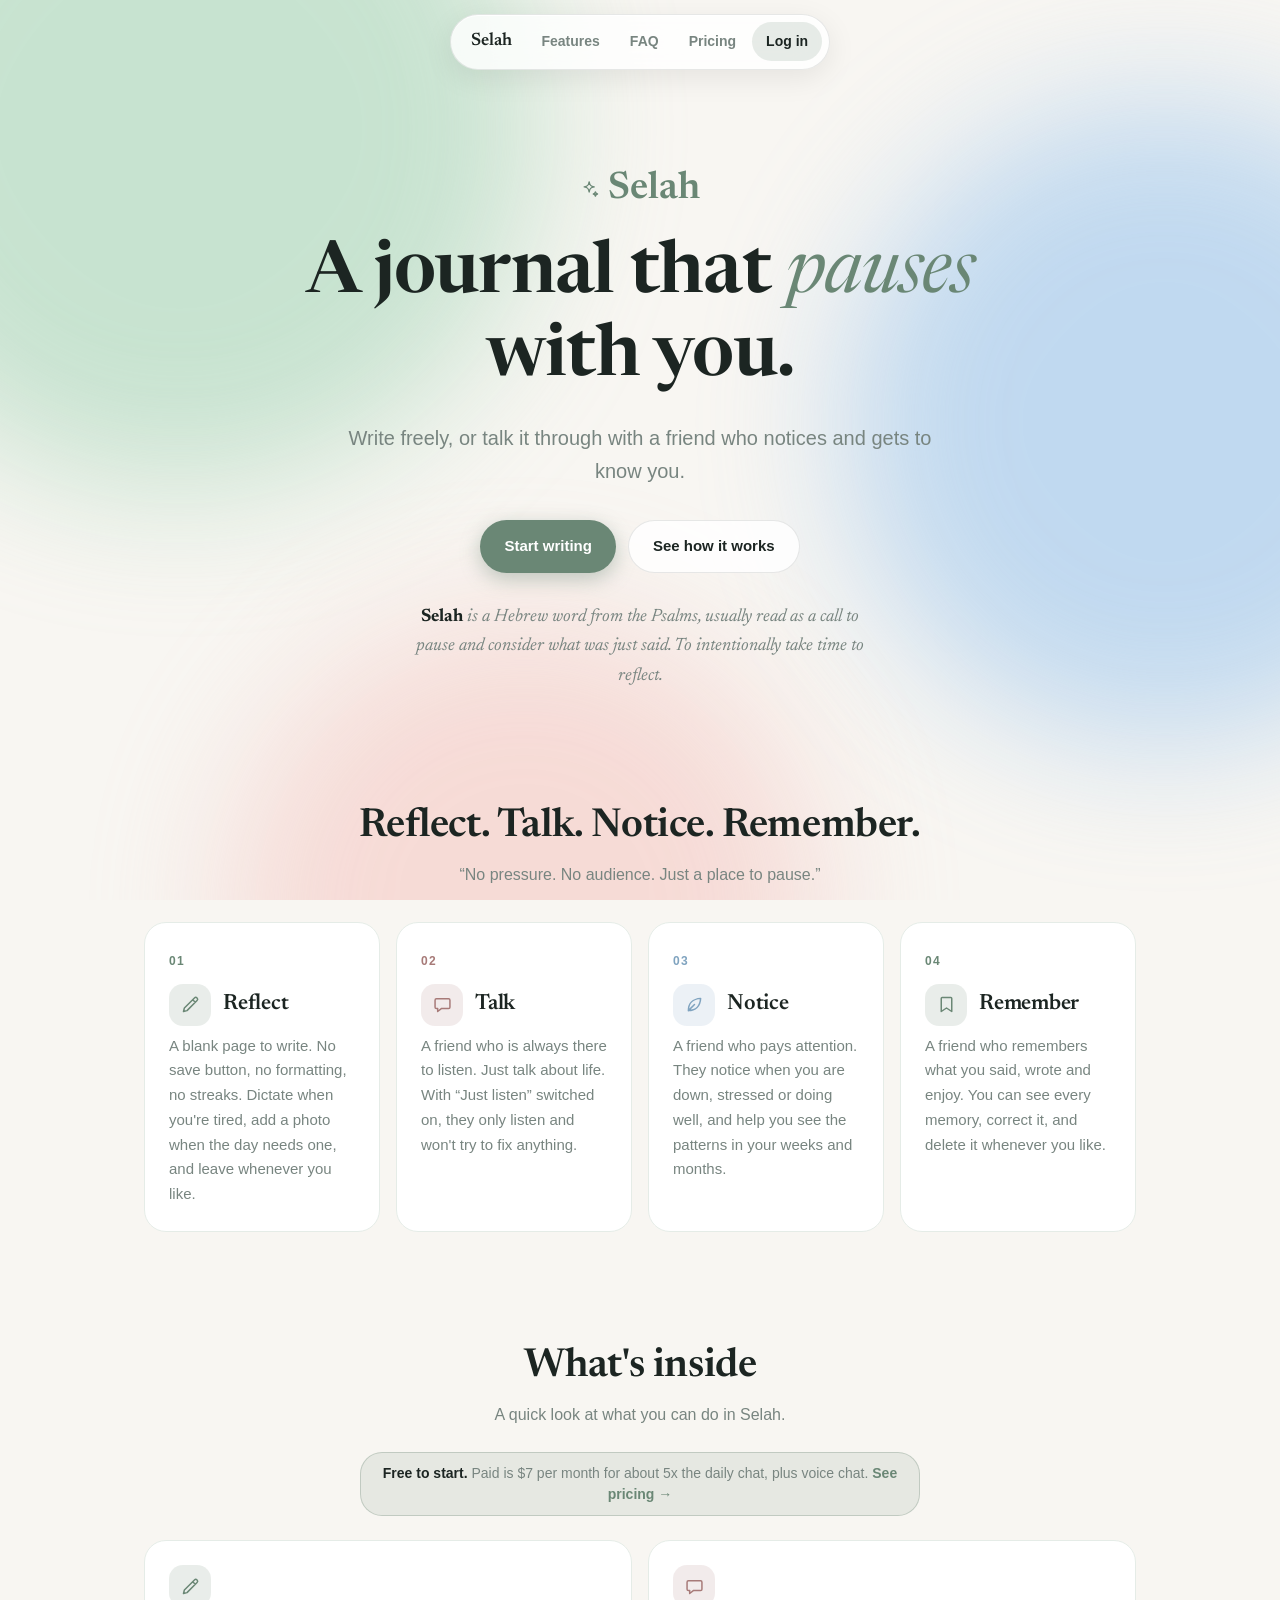
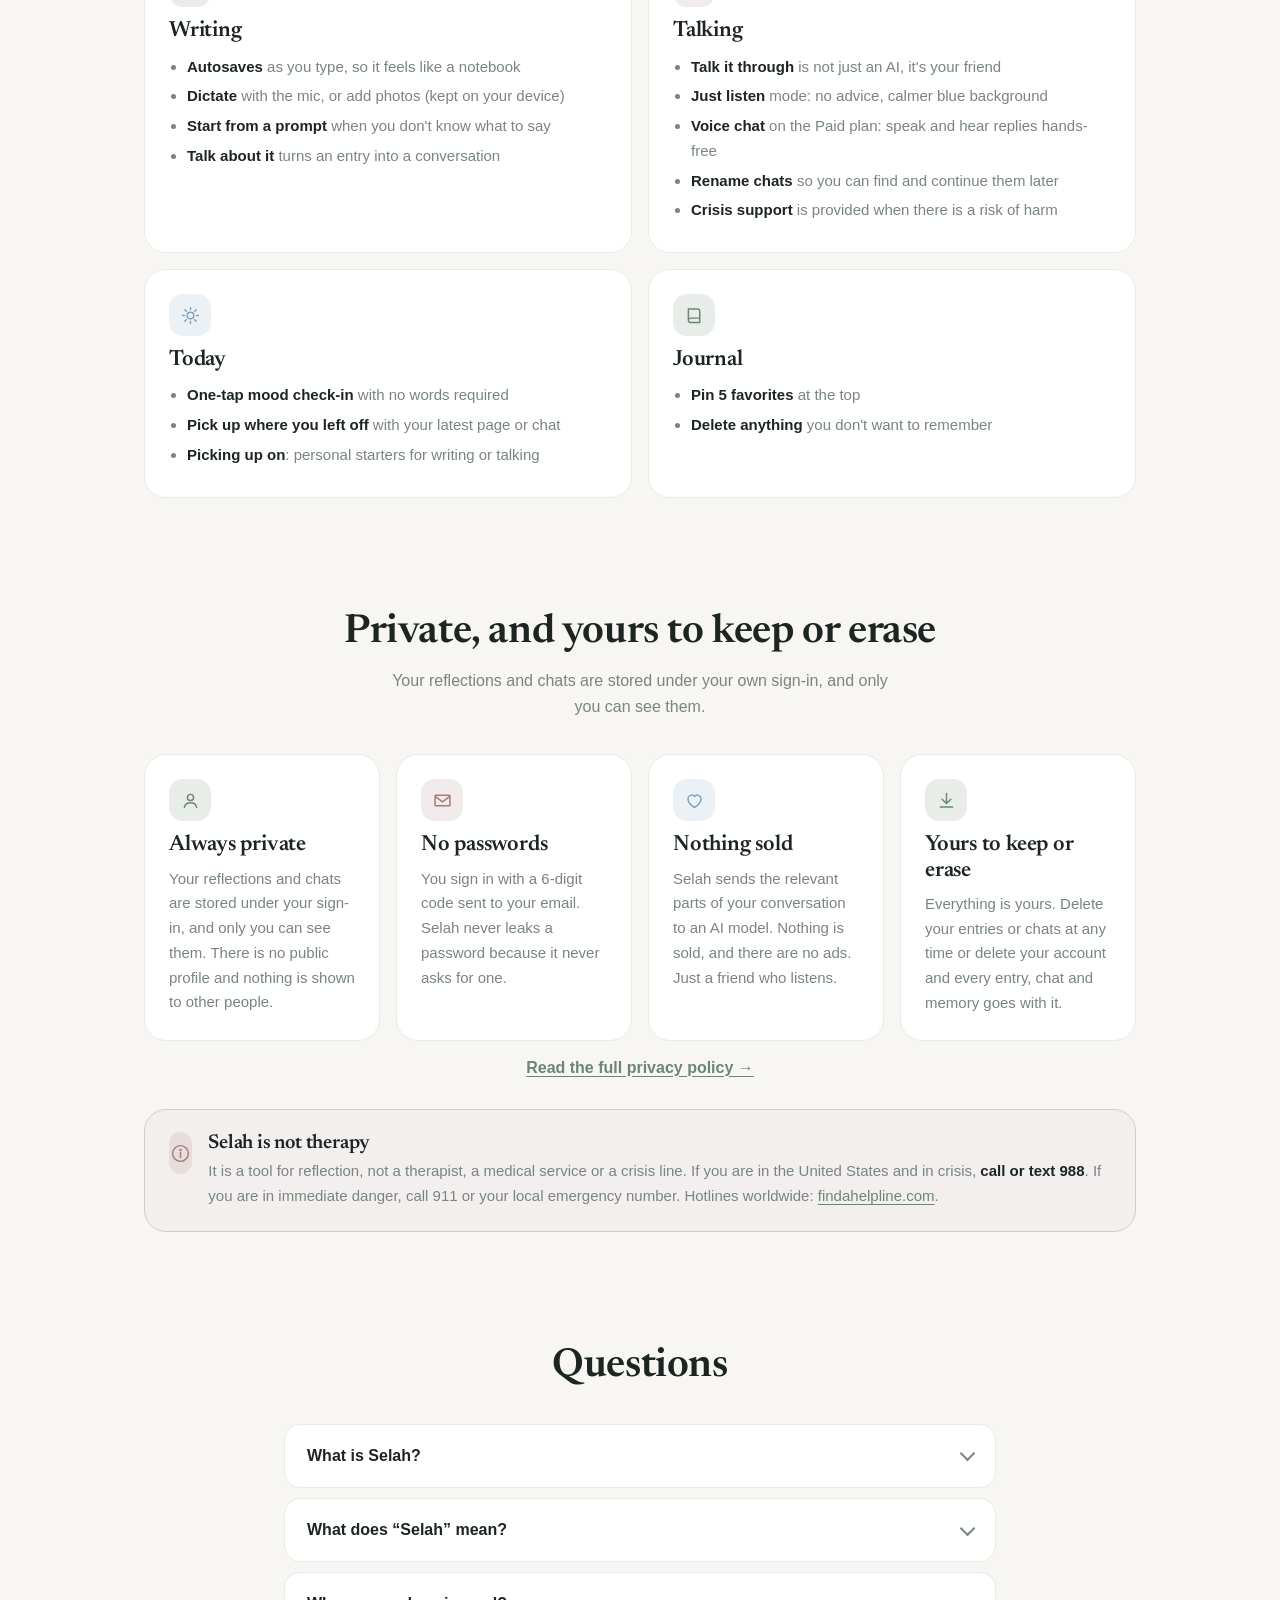
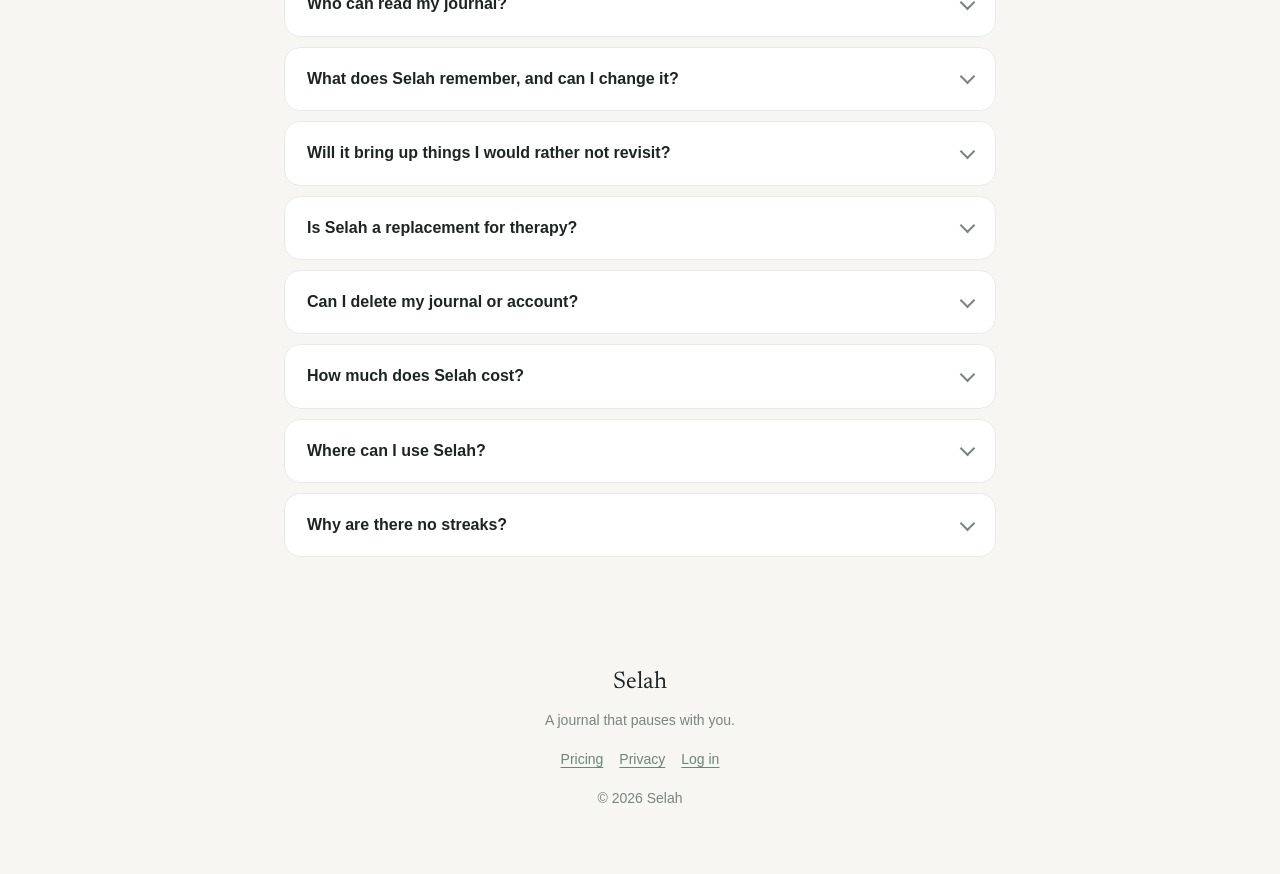
<file: index.html>
<!DOCTYPE html>
<html lang="en">
<head>
<meta charset="utf-8">
<meta name="viewport" content="width=device-width, initial-scale=1">
<title>Selah | A journal that pauses with you</title>
<meta name="description" content="Selah is a private journal and friend that pauses with you. Write freely, or talk it through with a friend who notices and gets to know you. Your pages stay yours.">
<meta name="theme-color" content="#F8F6F2" media="(prefers-color-scheme: light)">
<meta name="theme-color" content="#121614" media="(prefers-color-scheme: dark)">
<link rel="preconnect" href="https://fonts.googleapis.com">
<link rel="preconnect" href="https://fonts.gstatic.com" crossorigin>
<link href="https://fonts.googleapis.com/css2?family=Newsreader:ital,wght@0,600;1,400&display=swap" rel="stylesheet">
<style>
/* Tokens mirror theme.js (LIGHT / DARK) so this page looks like the app. */
:root{
  --bg:#F8F6F2; --surface:#FFFFFF; --text:#1C2522; --muted:#788580;
  --sage:#6A8775; --rose:#A77A78; --sky:#7FA3BF; --border:#E5ECE7; --danger:#C4534E;
  --glass:rgba(255,255,255,.82); --glass-border:rgba(28,37,34,.10); --glass-hi:rgba(255,255,255,.9);
  --wash-sage:#9FD3B4; --wash-sky:#9CC6EE; --wash-rose:#F4B6B1;
  --a-sage:.55; --a-sky:.6; --a-rose:.42;
  --r-sm:10px; --r-md:16px; --r-lg:22px;
  --serif:'Newsreader',"Iowan Old Style","Palatino Linotype",Palatino,Georgia,serif;
  --sans:-apple-system,BlinkMacSystemFont,"Segoe UI",Roboto,Helvetica,Arial,sans-serif;
  color-scheme:light dark;
}
@media (prefers-color-scheme:dark){
  :root{
    --bg:#121614; --surface:#1D2421; --text:#EEF2EF; --muted:#95A39C;
    --sage:#7FA28C; --rose:#C58F8C; --sky:#7FA7C9; --border:#2C3532; --danger:#E0726C;
    --glass:rgba(29,36,33,.84); --glass-border:rgba(255,255,255,.16); --glass-hi:rgba(255,255,255,.35);
    --wash-sage:#3E8F66; --wash-sky:#3E78B8; --wash-rose:#B8605B;
    --a-sage:.28; --a-sky:.34; --a-rose:.2;
  }
}
*{box-sizing:border-box}
html{scroll-behavior:smooth;scroll-padding-top:84px}
body{margin:0;background:var(--bg);color:var(--text);font:16px/1.65 var(--sans);-webkit-font-smoothing:antialiased;overflow-x:hidden}
h1,h2,h3{font-family:var(--serif);font-weight:600;line-height:1.15;margin:0;letter-spacing:-.01em}
p{margin:0}
a{color:var(--sage);text-underline-offset:3px}
code{font:.86em ui-monospace,SFMono-Regular,Menlo,Consolas,monospace;background:color-mix(in srgb,var(--sage) 14%,transparent);padding:.12em .4em;border-radius:6px}
.wrap{max-width:1040px;margin:0 auto;padding:0 24px}
svg.i{width:1em;height:1em;fill:none;stroke:currentColor;stroke-width:1.7;stroke-linecap:round;stroke-linejoin:round;flex:none}

/* Animated background: three soft washes that drift slowly, like the app. */
.bg{position:fixed;inset:0;z-index:-1;overflow:hidden;background:var(--bg)}
.bg i{position:absolute;border-radius:50%;filter:blur(70px);will-change:transform}
.bg .a{width:56vmax;height:56vmax;left:-14vmax;top:-18vmax;background:var(--wash-sage);opacity:var(--a-sage);animation:d1 38s ease-in-out infinite alternate}
.bg .b{width:50vmax;height:50vmax;right:-16vmax;top:8vmax;background:var(--wash-sky);opacity:var(--a-sky);animation:d2 44s ease-in-out infinite alternate}
.bg .c{width:46vmax;height:46vmax;left:18vmax;bottom:-24vmax;background:var(--wash-rose);opacity:var(--a-rose);animation:d3 50s ease-in-out infinite alternate}
@keyframes d1{to{transform:translate(9vmax,7vmax) rotate(40deg)}}
@keyframes d2{to{transform:translate(-8vmax,10vmax) rotate(-30deg)}}
@keyframes d3{to{transform:translate(-10vmax,-6vmax) rotate(25deg)}}
@media (prefers-reduced-motion:reduce){.bg i{animation:none}html{scroll-behavior:auto}}

/* Floating glass pill nav */
nav.pill{position:sticky;top:14px;z-index:10;display:flex;justify-content:center;pointer-events:none;margin-top:14px}
nav.pill .in{pointer-events:auto;display:flex;gap:2px;align-items:center;padding:6px;border-radius:999px;background:var(--glass);border:1px solid var(--glass-border);box-shadow:inset 0 1px 0 var(--glass-hi),0 8px 30px rgba(0,0,0,.08);backdrop-filter:blur(18px) saturate(1.3);-webkit-backdrop-filter:blur(18px) saturate(1.3);max-width:calc(100vw - 20px);overflow-x:auto;scrollbar-width:none}
nav.pill .in::-webkit-scrollbar{display:none}
nav.pill a{color:var(--muted);text-decoration:none;font-size:14px;font-weight:600;padding:8px 14px;border-radius:999px;white-space:nowrap;transition:background .2s,color .2s}
nav.pill a:hover{color:var(--text);background:color-mix(in srgb,var(--sage) 14%,transparent)}
nav.pill a.login{background:color-mix(in srgb,var(--sage) 16%,transparent);color:var(--text)}
nav.pill a.logo{font-family:var(--serif);font-size:18px;color:var(--text);padding:6px 14px}

/* Hero */
.hero{padding:88px 0 56px;text-align:center}
.brand{display:inline-flex;align-items:center;gap:8px;font-family:var(--serif);font-size:clamp(30px,4vw,38px);font-weight:600;color:var(--sage)}
.eyebrow{display:inline-flex;align-items:center;gap:8px;font-size:12px;font-weight:800;letter-spacing:.14em;text-transform:uppercase;color:var(--sage)}
.hero h1{font-size:clamp(40px,7vw,72px);margin:14px auto 0;max-width:15ch}
.hero h1 em{font-style:italic;font-weight:400;color:var(--sage)}
.hero p.lead{font-size:clamp(17px,2.2vw,20px);color:var(--muted);max-width:56ch;margin:22px auto 0}
.cta{display:flex;gap:12px;justify-content:center;flex-wrap:wrap;margin-top:32px}
.btn{display:inline-flex;align-items:center;gap:8px;padding:13px 24px;border-radius:999px;font-weight:700;font-size:15px;text-decoration:none;transition:transform .15s,box-shadow .2s}
.btn:active{transform:scale(.97)}
.btn.primary{background:var(--sage);color:#fff;box-shadow:0 6px 20px color-mix(in srgb,var(--sage) 40%,transparent)}
.btn.primary:hover{box-shadow:0 8px 26px color-mix(in srgb,var(--sage) 55%,transparent)}
.btn.ghost{background:var(--glass);color:var(--text);border:1px solid var(--glass-border)}
.meaning{margin:30px auto 0;font-family:var(--serif);font-style:italic;font-size:18px;color:var(--muted);max-width:46ch}
.meaning b{font-style:normal;color:var(--text)}

section{padding:56px 0}
.promo{display:block;max-width:560px;text-align:center;text-decoration:none;font-size:14px;line-height:1.5;color:var(--text);padding:10px 18px;border-radius:var(--r-lg);background:color-mix(in srgb,var(--sage) 12%,transparent);border:1px solid color-mix(in srgb,var(--sage) 30%,transparent)}
.promo span{color:var(--muted)}.promo em{font-style:normal;font-weight:700;color:var(--sage)}
.sec-head{text-align:center;margin-bottom:34px}
.sec-head h2{font-size:clamp(28px,4vw,40px)}
.sec-head p{color:var(--muted);max-width:58ch;margin:12px auto 0}

/* Cards */
.grid{display:grid;gap:16px}
.g4{grid-template-columns:repeat(auto-fit,minmax(220px,1fr))}
.g3{grid-template-columns:repeat(auto-fit,minmax(290px,1fr))}
.g2{grid-template-columns:repeat(auto-fit,minmax(360px,1fr))}
.card{background:var(--surface);border:1px solid var(--border);border-radius:var(--r-lg);padding:24px}
.card h3{font-size:22px;margin:12px 0 8px}
.card p,.card li{color:var(--muted);font-size:15px}
.card ul{margin:10px 0 0;padding-left:18px}
.card li{margin:5px 0}
.card li b{color:var(--text);font-weight:600}
.ico{width:42px;height:42px;border-radius:14px;display:grid;place-items:center;font-size:21px;color:var(--c);background:color-mix(in srgb,var(--c) 15%,transparent)}
.sage{--c:var(--sage)} .rose{--c:var(--rose)} .sky{--c:var(--sky)}
.verb .num{font-size:12px;font-weight:800;letter-spacing:.12em;color:var(--c)}
.vhead{display:flex;align-items:center;gap:12px;margin:10px 0 8px}
.vhead h3{margin:0}


/* Steps */
.steps{counter-reset:s;display:grid;gap:14px;grid-template-columns:repeat(auto-fit,minmax(230px,1fr))}
.step{counter-increment:s;background:var(--surface);border:1px solid var(--border);border-radius:var(--r-lg);padding:22px;position:relative}
.step::before{content:counter(s,decimal-leading-zero);font-family:var(--serif);font-size:30px;color:var(--sage);display:block;margin-bottom:6px}
.step h3{font-size:20px;margin-bottom:6px}
.step p{color:var(--muted);font-size:15px}

/* Table */
.tablecard{background:var(--surface);border:1px solid var(--border);border-radius:var(--r-lg);overflow:hidden}
table{width:100%;border-collapse:collapse;font-size:15px}
th,td{text-align:left;padding:13px 20px;vertical-align:top}
th{font-size:12px;letter-spacing:.1em;text-transform:uppercase;color:var(--muted);background:color-mix(in srgb,var(--sage) 7%,transparent)}
tr+tr td{border-top:1px solid var(--border)}
td:first-child{font-weight:600;width:36%}
td:last-child{color:var(--muted)}

/* Quote band */
.quote{font-family:var(--serif);font-style:italic;font-weight:400;font-size:clamp(22px,3vw,30px);line-height:1.4;text-align:center;max-width:30ch;margin:0 auto;color:var(--text)}
.quote small{display:block;font:600 12px var(--sans);letter-spacing:.12em;text-transform:uppercase;color:var(--muted);margin-top:14px;font-style:normal}

/* FAQ */
details{background:var(--surface);border:1px solid var(--border);border-radius:var(--r-md);padding:0 22px;margin-bottom:10px}
summary{cursor:pointer;list-style:none;padding:18px 0;font-weight:700;display:flex;justify-content:space-between;gap:16px;align-items:center}
summary::-webkit-details-marker{display:none}
summary::after{content:"";width:9px;height:9px;border-right:2px solid var(--muted);border-bottom:2px solid var(--muted);transform:rotate(45deg);transition:transform .2s;flex:none;margin-top:-4px}
details[open] summary::after{transform:rotate(-135deg);margin-top:4px}
details .body{padding:0 0 18px;color:var(--muted);font-size:15px}
details .body p+p,details .body ul,details .body pre{margin-top:10px}
details .body ul{padding-left:20px}
pre{background:color-mix(in srgb,var(--text) 6%,transparent);border-radius:var(--r-sm);padding:14px 16px;overflow-x:auto;font:13px/1.6 ui-monospace,SFMono-Regular,Menlo,Consolas,monospace;color:var(--text)}

.notice{display:flex;gap:16px;align-items:flex-start;background:color-mix(in srgb,var(--rose) 12%,var(--surface));border:1px solid color-mix(in srgb,var(--rose) 30%,var(--border));border-radius:var(--r-lg);padding:22px 24px}
.notice .ico{--c:var(--rose)}
.notice h3{font-size:20px;margin-bottom:4px}
.notice p{color:var(--muted);font-size:15px}
.notice p b{color:var(--text)}

footer{padding:40px 0 64px;text-align:center;color:var(--muted);font-size:14px}
footer .logo{font-family:var(--serif);font-size:24px;color:var(--text)}
footer a{margin:0 8px}
@media (max-width:560px){
  .hero{padding:64px 0 36px} section{padding:40px 0} th,td{padding:12px 14px} td:first-child{width:auto}
  .g2{grid-template-columns:1fr}
}
</style>
<script type="application/ld+json">{"@context":"https://schema.org","@type":"WebSite","name":"Selah","description":"Selah is a private journal and friend that pauses with you. Write freely, or talk it through with a friend who notices and gets to know you. Your pages stay yours.","inLanguage":"en"}</script>
<script type="application/ld+json">{"@context":"https://schema.org","@type":"SoftwareApplication","name":"Selah","alternateName":"סלה","applicationCategory":"LifestyleApplication","operatingSystem":"Web, iOS, Android","description":"Selah is a private journal and friend that pauses with you. Write freely, or talk it through with a friend who notices and gets to know you. Your pages stay yours.","image":"/og-image.png","inLanguage":"en","offers":[{"@type":"Offer","name":"Free","price":"0","priceCurrency":"USD"},{"@type":"Offer","name":"Paid","price":"7","priceCurrency":"USD"}],"featureList":["A journal that pauses with you","A friend that gets to know you","Weekly recap and monthly insights","Voice dictation","See, correct and delete everything Selah remembers","Export or delete all of your data"]}</script>
<script type="application/ld+json">{"@context":"https://schema.org","@type":"FAQPage","mainEntity":[{"@type":"Question","name":"What is Selah?","acceptedAnswer":{"@type":"Answer","text":"Selah is a private journaling app with an AI friend. You can write reflections, talk things through, and over time it learns how you think and speak so it can be a good friend."}},{"@type":"Question","name":"What does \"Selah\" mean?","acceptedAnswer":{"@type":"Answer","text":"It is a Hebrew word found in the Psalms and in Habakkuk, usually read as a call to pause and consider what was just said. To intentionally take time to reflect."}},{"@type":"Question","name":"Who can read my journal?","acceptedAnswer":{"@type":"Answer","text":"Only you. Your reflections and chats are stored under your signed-in account. The full privacy policy explains how your information is handled."}},{"@type":"Question","name":"What does Selah remember, and can I change it?","acceptedAnswer":{"@type":"Answer","text":"Selah keeps short memories about you and private notes on your personality and writing style. All of it is visible in Settings, where you can correct or delete it. Deleted memories are not learned again."}},{"@type":"Question","name":"Will it bring up things I would rather not revisit?","acceptedAnswer":{"@type":"Answer","text":"Not on its own. Prompts, “pick up where you left off” and Feed cards are filtered so heavy topics like grief, illness or crisis are not resurfaced unprompted. In a chat, you decide what to talk about."}},{"@type":"Question","name":"Is Selah a replacement for therapy?","acceptedAnswer":{"@type":"Answer","text":"No. Selah is a tool for reflection, not a therapist, a medical service or a crisis line. If you are in the United States and in crisis, call or text 988. If you are in immediate danger, call 911 or your local emergency number."}},{"@type":"Question","name":"Can I delete my journal or account?","acceptedAnswer":{"@type":"Answer","text":"Yes. In Settings you can see and delete anything Selah remembers about you, export everything you have written, or delete your account, which erases your entries, chats and all profile-related data."}},{"@type":"Question","name":"How much does Selah cost?","acceptedAnswer":{"@type":"Answer","text":"Selah is free to start, with a daily allowance of chat messages. Paid is $7 a month and gives you about five times the daily chat allowance, plus voice chat. You can cancel any time. The pricing page has the full comparison."}},{"@type":"Question","name":"Where can I use Selah?","acceptedAnswer":{"@type":"Answer","text":"Selah works in your web browser. Soon it will be available as a mobile app for iPhone and Android, with your reflections and chats in sync across all devices."}},{"@type":"Question","name":"Why are there no streaks?","acceptedAnswer":{"@type":"Answer","text":"By design. Selah is meant to be a place to pause, not another thing to keep up with."}}]}</script>
</head>
<body>

<!-- Icon set (the same drawings as components/Icon.jsx, 24px grid) -->
<svg width="0" height="0" style="position:absolute" aria-hidden="true">
  <symbol id="pencil" viewBox="0 0 24 24"><path d="M4 20l1-4L16.5 4.5a2 2 0 0 1 3 3L8 19l-4 1zM14.5 6.5l3 3"/></symbol>
  <symbol id="chat" viewBox="0 0 24 24"><path d="M5 5.5h14a1.5 1.5 0 0 1 1.5 1.5v8a1.5 1.5 0 0 1-1.5 1.5h-8L6.5 20v-3.5H5A1.5 1.5 0 0 1 3.5 15V7A1.5 1.5 0 0 1 5 5.5z"/></symbol>
  <symbol id="leaf" viewBox="0 0 24 24"><path d="M19 5C10 5.5 5 11 5 19c8 0 13.5-5 14-14zM5 19l7-7"/></symbol>
  <symbol id="bookmark" viewBox="0 0 24 24"><path d="M7 4h10a1 1 0 0 1 1 1v15l-6-4-6 4V5a1 1 0 0 1 1-1z"/></symbol>
  <symbol id="sun" viewBox="0 0 24 24"><circle cx="12" cy="12" r="3.8"/><path d="M12 3v2.2M12 18.8V21M3 12h2.2M18.8 12H21M5.6 5.6l1.6 1.6M16.8 16.8l1.6 1.6M18.4 5.6l-1.6 1.6M7.2 16.8l-1.6 1.6"/></symbol>
  <symbol id="book" viewBox="0 0 24 24"><path d="M5 4.5h10.5A2.5 2.5 0 0 1 18 7v13H7.5A2.5 2.5 0 0 1 5 17.5v-13zM5 17.5A2.5 2.5 0 0 1 7.5 15H18"/></symbol>
  <symbol id="mic" viewBox="0 0 24 24"><path d="M12 3.5a3 3 0 0 0-3 3v5.5a3 3 0 0 0 6 0V6.5a3 3 0 0 0-3-3zM6 11.5a6 6 0 0 0 12 0M12 17.5V21"/></symbol>
  <symbol id="sparkle" viewBox="0 0 24 24"><path d="M11 3.5c.6 4.2 1.8 5.4 6 6-4.2.6-5.4 1.8-6 6-.6-4.2-1.8-5.4-6-6 4.2-.6 5.4-1.8 6-6zM18.5 15.5c.3 1.8.7 2.2 2.5 2.5-1.8.3-2.2.7-2.5 2.5-.3-1.8-.7-2.2-2.5-2.5 1.8-.3 2.2-.7 2.5-2.5z"/></symbol>
  <symbol id="user" viewBox="0 0 24 24"><circle cx="12" cy="8.5" r="3.5"/><path d="M5 20c.6-3.6 3.5-5.5 7-5.5s6.4 1.9 7 5.5"/></symbol>
  <symbol id="trend" viewBox="0 0 24 24"><path d="M4 19.5V4.5M4 19.5h16M7.5 15l4-4.5 3 3L19.5 7"/></symbol>
  <symbol id="download" viewBox="0 0 24 24"><path d="M12 4v11M7 10.5l5 5 5-5M5 19.5h14"/></symbol>
  <symbol id="heart" viewBox="0 0 24 24"><path d="M12 20s-7.5-4.6-7.5-10A4.3 4.3 0 0 1 12 7.3 4.3 4.3 0 0 1 19.5 10c0 5.4-7.5 10-7.5 10z"/></symbol>
  <symbol id="info" viewBox="0 0 24 24"><circle cx="12" cy="12" r="9"/><path d="M12 11v5.5"/><circle cx="12" cy="7.9" r=".6" fill="currentColor"/></symbol>
  <symbol id="volume" viewBox="0 0 24 24"><path d="M4 9.5h3.5L12 6v12l-4.5-3.5H4v-5zM15.5 9a4 4 0 0 1 0 6M18 6.5a7.5 7.5 0 0 1 0 11"/></symbol>
  <symbol id="calendar" viewBox="0 0 24 24"><path d="M5 6h14a1 1 0 0 1 1 1v12a1 1 0 0 1-1 1H5a1 1 0 0 1-1-1V7a1 1 0 0 1 1-1zM4 10.5h16M8.5 3.5V7M15.5 3.5V7"/></symbol>
  <symbol id="search" viewBox="0 0 24 24"><circle cx="11" cy="11" r="6.5"/><path d="M16 16l4.5 4.5"/></symbol>
  <symbol id="mail" viewBox="0 0 24 24"><path d="M4.5 6h15a1 1 0 0 1 1 1v10a1 1 0 0 1-1 1h-15a1 1 0 0 1-1-1V7a1 1 0 0 1 1-1zM4 7.5l8 6 8-6"/></symbol>
</svg>

<div class="bg" aria-hidden="true"><i class="a"></i><i class="b"></i><i class="c"></i></div>

<nav class="pill" aria-label="Page sections">
  <div class="in">
    <a class="logo" href="#top">Selah</a>
    <a href="#features">Features</a>
    <a href="#faq">FAQ</a>
    <a href="pricing.html">Pricing</a>
    <a class="login" href="https://chatselah.netlify.app/auth/email">Log in</a>
  </div>
</nav>

<header class="wrap hero" id="top">
  <span class="brand"><svg class="i" style="font-size:20px"><use href="#sparkle"/></svg> Selah</span>
  <h1>A journal that <em>pauses</em> with you.</h1>
  <p class="lead">Write freely, or talk it through with a friend who notices and gets to know you.</p>
  <div class="cta">
    <a class="btn primary" href="https://chatselah.netlify.app/auth/email">Start writing</a>
    <a class="btn ghost" href="#how">See how it works</a>
  </div>
  <p class="meaning"><b>Selah</b> is a Hebrew word from the Psalms, usually read as a call to pause and consider what was just said. To intentionally take time to reflect.</p>
</header>

<main>
<!-- HOW IT WORKS -->
<section id="how">
  <div class="wrap">
    <div class="sec-head">
      <h2>Reflect. Talk. Notice. Remember.</h2>
      <p>“No pressure. No audience. Just a place to pause.”</p>
    </div>
    <div class="grid g4" role="list">
      <div class="card verb sage" role="listitem"><span class="num">01</span><div class="vhead"><div class="ico "><svg class="i"><use href="#pencil"/></svg></div><h3>Reflect</h3></div><p>A blank page to write. No save button, no formatting, no streaks. Dictate when you're tired, add a photo when the day needs one, and leave whenever you like.</p></div>
      <div class="card verb rose" role="listitem"><span class="num">02</span><div class="vhead"><div class="ico "><svg class="i"><use href="#chat"/></svg></div><h3>Talk</h3></div><p>A friend who is always there to listen. Just talk about life. With “Just listen” switched on, they only listen and won't try to fix anything.</p></div>
      <div class="card verb sky" role="listitem"><span class="num">03</span><div class="vhead"><div class="ico "><svg class="i"><use href="#leaf"/></svg></div><h3>Notice</h3></div><p>A friend who pays attention. They notice when you are down, stressed or doing well, and help you see the patterns in your weeks and months.</p></div>
      <div class="card verb sage" role="listitem"><span class="num">04</span><div class="vhead"><div class="ico "><svg class="i"><use href="#bookmark"/></svg></div><h3>Remember</h3></div><p>A friend who remembers what you said, wrote and enjoy. You can see every memory, correct it, and delete it whenever you like.</p></div>
    </div>
  </div>
</section>

<!-- FEATURES -->
<section id="features">
  <div class="wrap">
    <div class="sec-head">
      <h2>What's inside</h2>
      <p>A quick look at what you can do in Selah.</p>
    </div>
    <div style="display:flex;justify-content:center;margin:-10px 0 24px"><a class="promo" href="pricing.html"><b>Free to start.</b> <span>Paid is $7 per month for about 5x the daily chat, plus voice chat.</span> <em>See pricing →</em></a></div>
    <div class="grid g2">
      <div class="card sage"><div class="ico "><svg class="i"><use href="#pencil"/></svg></div><h3>Writing</h3>
        <ul>
          <li><b>Autosaves</b> as you type, so it feels like a notebook</li>
          <li><b>Dictate</b> with the mic, or add photos (kept on your device)</li>
          <li><b>Start from a prompt</b> when you don't know what to say</li>
          <li><b>Talk about it</b> turns an entry into a conversation</li>
        </ul></div>
      <div class="card rose"><div class="ico "><svg class="i"><use href="#chat"/></svg></div><h3>Talking</h3>
        <ul>
          <li><b>Talk it through</b> is not just an AI, it's your friend</li>
          <li><b>Just listen</b> mode: no advice, calmer blue background</li>
          <li><b>Voice chat</b> on the Paid plan: speak and hear replies hands-free</li>
          <li><b>Rename chats</b> so you can find and continue them later</li>
          <li><b>Crisis support</b> is provided when there is a risk of harm</li>
        </ul></div>
      <div class="card sky"><div class="ico "><svg class="i"><use href="#sun"/></svg></div><h3>Today</h3>
        <ul>
          <li><b>One-tap mood check-in</b> with no words required</li>
          <li><b>Pick up where you left off</b> with your latest page or chat</li>
          <li><b>Picking up on</b>: personal starters for writing or talking</li>
        </ul></div>
      <div class="card sage"><div class="ico "><svg class="i"><use href="#book"/></svg></div><h3>Journal</h3>
        <ul>
          <li><b>Pin 5 favorites</b> at the top</li>
          <li><b>Delete anything</b> you don't want to remember</li>
        </ul></div>
    </div>
  </div>
</section>

<!-- PRIVACY -->
<section id="privacy">
  <div class="wrap">
    <div class="sec-head">
      <h2>Private, and yours to keep or erase</h2>
      <p>Your reflections and chats are stored under your own sign-in, and only you can see them.</p>
    </div>
    <div class="grid g4">
      <div class="card sage"><div class="ico "><svg class="i"><use href="#user"/></svg></div><h3>Always private</h3><p>Your reflections and chats are stored under your sign-in, and only you can see them. There is no public profile and nothing is shown to other people.</p></div>
      <div class="card rose"><div class="ico "><svg class="i"><use href="#mail"/></svg></div><h3>No passwords</h3><p>You sign in with a 6-digit code sent to your email. Selah never leaks a password because it never asks for one.</p></div>
      <div class="card sky"><div class="ico "><svg class="i"><use href="#heart"/></svg></div><h3>Nothing sold</h3><p>Selah sends the relevant parts of your conversation to an AI model. Nothing is sold, and there are no ads. Just a friend who listens.</p></div>
      <div class="card sage"><div class="ico "><svg class="i"><use href="#download"/></svg></div><h3>Yours to keep or erase</h3><p>Everything is yours. Delete your entries or chats at any time or delete your account and every entry, chat and memory goes with it.</p></div>
    </div>
    <p style="text-align:center;margin-top:14px"><a href="https://chatselah.netlify.app/privacy" style="font-weight:700">Read the full privacy policy →</a></p>
    <div class="notice" style="margin-top:28px">
      <div class="ico "><svg class="i"><use href="#info"/></svg></div>
      <div>
        <h3>Selah is not therapy</h3>
        <p>It is a tool for reflection, not a therapist, a medical service or a crisis line. If you are in the United States and in crisis, <b>call or text 988</b>. If you are in immediate danger, call 911 or your local emergency number. Hotlines worldwide: <a href="https://findahelpline.com" target="_blank" rel="noopener noreferrer">findahelpline.com</a>.</p>
      </div>
    </div>
  </div>
</section>

<!-- FAQ -->
<section id="faq">
  <div class="wrap" style="max-width:760px">
    <div class="sec-head"><h2>Questions</h2></div>
    <details><summary>What is Selah?</summary><div class="body">Selah is a private journaling app with an AI friend. You can write reflections, talk things through, and over time it learns how you think and speak so it can be a good friend.</div></details>
    <details><summary>What does “Selah” mean?</summary><div class="body">It is a Hebrew word found in the Psalms and in Habakkuk, usually read as a call to pause and consider what was just said. To intentionally take time to reflect.</div></details>
    <details><summary>Who can read my journal?</summary><div class="body">Only you. Your reflections and chats are stored under your signed-in account. The full privacy policy explains how your information is handled.</div></details>
    <details><summary>What does Selah remember, and can I change it?</summary><div class="body">Selah keeps short memories about you and private notes on your personality and writing style. All of it is visible in Settings, where you can correct or delete it. Deleted memories are not learned again.</div></details>
    <details><summary>Will it bring up things I would rather not revisit?</summary><div class="body">Not on its own. Prompts, “pick up where you left off” and Feed cards are filtered so heavy topics like grief, illness or crisis are not resurfaced unprompted. In a chat, you decide what to talk about.</div></details>
    <details><summary>Is Selah a replacement for therapy?</summary><div class="body">No. Selah is a tool for reflection, not a therapist, a medical service or a crisis line. If you are in the United States and in crisis, call or text 988. If you are in immediate danger, call 911 or your local emergency number.</div></details>
    <details><summary>Can I delete my journal or account?</summary><div class="body">Yes. In Settings you can see and delete anything Selah remembers about you, export everything you have written, or delete your account, which erases your entries, chats and all profile-related data.</div></details>
    <details><summary>How much does Selah cost?</summary><div class="body">Selah is free to start, with a daily allowance of chat messages. Paid is $7 a month and gives you about five times the daily chat allowance, plus voice chat. You can cancel any time. The pricing page has the full comparison.</div></details>
    <details><summary>Where can I use Selah?</summary><div class="body">Selah works in your web browser. Soon it will be available as a mobile app for iPhone and Android, with your reflections and chats in sync across all devices.</div></details>
    <details><summary>Why are there no streaks?</summary><div class="body">By design. Selah is meant to be a place to pause, not another thing to keep up with.</div></details>
  </div>
</section>
</main>

<footer>
  <div class="wrap">
    <div class="logo">Selah</div>
    <p style="margin-top:6px">A journal that pauses with you.</p>
    <p style="margin-top:16px"><a href="pricing.html">Pricing</a><a href="https://chatselah.netlify.app/privacy">Privacy</a><a href="https://chatselah.netlify.app/auth/email">Log in</a></p>
    <p style="margin-top:16px">© 2026 Selah</p>
  </div>
</footer>
</body>
</html>
</file>
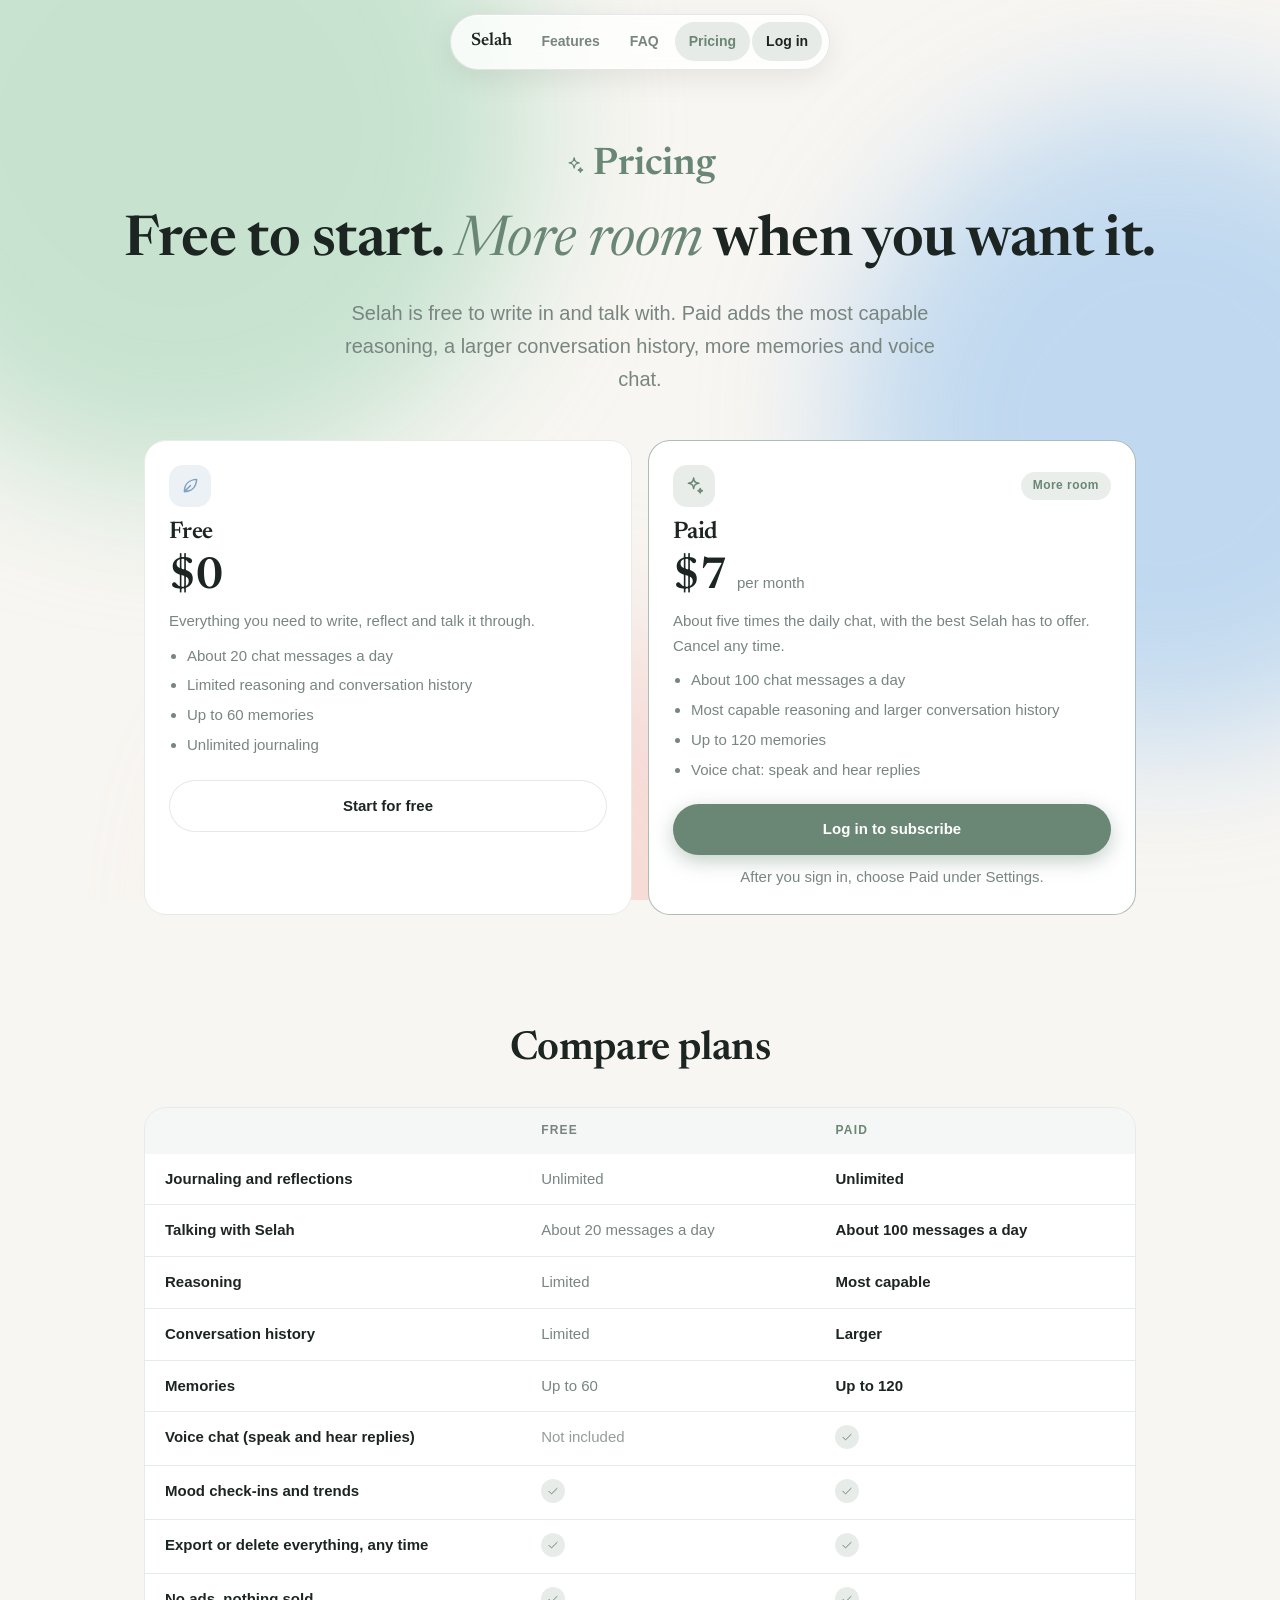
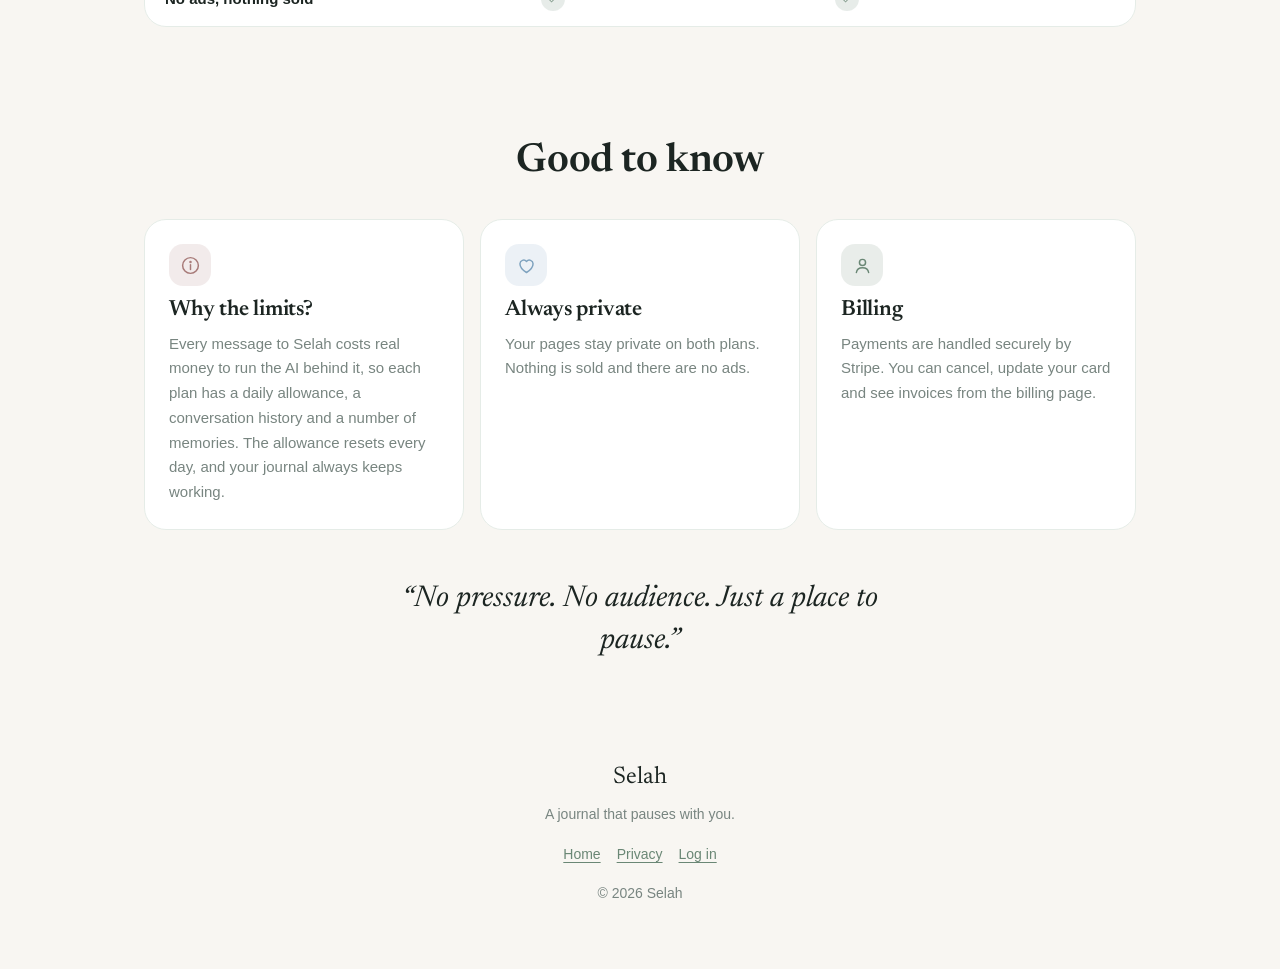
<file: pricing.html>
<!DOCTYPE html>
<html lang="en">
<head>
<meta charset="utf-8">
<meta name="viewport" content="width=device-width, initial-scale=1">
<title>Pricing | Selah</title>
<meta name="description" content="Selah is free to start. Paid ($7 per month) adds the most capable reasoning, a larger conversation history, more memories and voice chat.">
<meta name="theme-color" content="#F8F6F2" media="(prefers-color-scheme: light)">
<meta name="theme-color" content="#121614" media="(prefers-color-scheme: dark)">
<link rel="preconnect" href="https://fonts.googleapis.com">
<link rel="preconnect" href="https://fonts.gstatic.com" crossorigin>
<link href="https://fonts.googleapis.com/css2?family=Newsreader:ital,wght@0,600;1,400&display=swap" rel="stylesheet">
<style>
/* Tokens mirror theme.js (LIGHT / DARK) so this page looks like the app. */
:root{
  --bg:#F8F6F2; --surface:#FFFFFF; --text:#1C2522; --muted:#788580;
  --sage:#6A8775; --rose:#A77A78; --sky:#7FA3BF; --border:#E5ECE7; --danger:#C4534E;
  --glass:rgba(255,255,255,.82); --glass-border:rgba(28,37,34,.10); --glass-hi:rgba(255,255,255,.9);
  --wash-sage:#9FD3B4; --wash-sky:#9CC6EE; --wash-rose:#F4B6B1;
  --a-sage:.55; --a-sky:.6; --a-rose:.42;
  --r-sm:10px; --r-md:16px; --r-lg:22px;
  --serif:'Newsreader',"Iowan Old Style","Palatino Linotype",Palatino,Georgia,serif;
  --sans:-apple-system,BlinkMacSystemFont,"Segoe UI",Roboto,Helvetica,Arial,sans-serif;
  color-scheme:light dark;
}
@media (prefers-color-scheme:dark){
  :root{
    --bg:#121614; --surface:#1D2421; --text:#EEF2EF; --muted:#95A39C;
    --sage:#7FA28C; --rose:#C58F8C; --sky:#7FA7C9; --border:#2C3532; --danger:#E0726C;
    --glass:rgba(29,36,33,.84); --glass-border:rgba(255,255,255,.16); --glass-hi:rgba(255,255,255,.35);
    --wash-sage:#3E8F66; --wash-sky:#3E78B8; --wash-rose:#B8605B;
    --a-sage:.28; --a-sky:.34; --a-rose:.2;
  }
}
*{box-sizing:border-box}
html{scroll-behavior:smooth;scroll-padding-top:84px}
body{margin:0;background:var(--bg);color:var(--text);font:16px/1.65 var(--sans);-webkit-font-smoothing:antialiased;overflow-x:hidden}
h1,h2,h3{font-family:var(--serif);font-weight:600;line-height:1.15;margin:0;letter-spacing:-.01em}
p{margin:0}
a{color:var(--sage);text-underline-offset:3px}
code{font:.86em ui-monospace,SFMono-Regular,Menlo,Consolas,monospace;background:color-mix(in srgb,var(--sage) 14%,transparent);padding:.12em .4em;border-radius:6px}
.wrap{max-width:1040px;margin:0 auto;padding:0 24px}
svg.i{width:1em;height:1em;fill:none;stroke:currentColor;stroke-width:1.7;stroke-linecap:round;stroke-linejoin:round;flex:none}

/* Animated background: three soft washes that drift slowly, like the app. */
.bg{position:fixed;inset:0;z-index:-1;overflow:hidden;background:var(--bg)}
.bg i{position:absolute;border-radius:50%;filter:blur(70px);will-change:transform}
.bg .a{width:56vmax;height:56vmax;left:-14vmax;top:-18vmax;background:var(--wash-sage);opacity:var(--a-sage);animation:d1 38s ease-in-out infinite alternate}
.bg .b{width:50vmax;height:50vmax;right:-16vmax;top:8vmax;background:var(--wash-sky);opacity:var(--a-sky);animation:d2 44s ease-in-out infinite alternate}
.bg .c{width:46vmax;height:46vmax;left:18vmax;bottom:-24vmax;background:var(--wash-rose);opacity:var(--a-rose);animation:d3 50s ease-in-out infinite alternate}
@keyframes d1{to{transform:translate(9vmax,7vmax) rotate(40deg)}}
@keyframes d2{to{transform:translate(-8vmax,10vmax) rotate(-30deg)}}
@keyframes d3{to{transform:translate(-10vmax,-6vmax) rotate(25deg)}}
@media (prefers-reduced-motion:reduce){.bg i{animation:none}html{scroll-behavior:auto}}

/* Floating glass pill nav */
nav.pill{position:sticky;top:14px;z-index:10;display:flex;justify-content:center;pointer-events:none;margin-top:14px}
nav.pill .in{pointer-events:auto;display:flex;gap:2px;align-items:center;padding:6px;border-radius:999px;background:var(--glass);border:1px solid var(--glass-border);box-shadow:inset 0 1px 0 var(--glass-hi),0 8px 30px rgba(0,0,0,.08);backdrop-filter:blur(18px) saturate(1.3);-webkit-backdrop-filter:blur(18px) saturate(1.3);max-width:calc(100vw - 20px);overflow-x:auto;scrollbar-width:none}
nav.pill .in::-webkit-scrollbar{display:none}
nav.pill a{color:var(--muted);text-decoration:none;font-size:14px;font-weight:600;padding:8px 14px;border-radius:999px;white-space:nowrap;transition:background .2s,color .2s}
nav.pill a:hover{color:var(--text);background:color-mix(in srgb,var(--sage) 14%,transparent)}
nav.pill a.login{background:color-mix(in srgb,var(--sage) 16%,transparent);color:var(--text)}
nav.pill a.logo{font-family:var(--serif);font-size:18px;color:var(--text);padding:6px 14px}

/* Hero */
.hero{padding:88px 0 56px;text-align:center}
.brand{display:inline-flex;align-items:center;gap:8px;font-family:var(--serif);font-size:clamp(30px,4vw,38px);font-weight:600;color:var(--sage)}
.eyebrow{display:inline-flex;align-items:center;gap:8px;font-size:12px;font-weight:800;letter-spacing:.14em;text-transform:uppercase;color:var(--sage)}
.hero h1{font-size:clamp(40px,7vw,72px);margin:14px auto 0;max-width:15ch}
.hero h1 em{font-style:italic;font-weight:400;color:var(--sage)}
.hero p.lead{font-size:clamp(17px,2.2vw,20px);color:var(--muted);max-width:56ch;margin:22px auto 0}
.cta{display:flex;gap:12px;justify-content:center;flex-wrap:wrap;margin-top:32px}
.btn{display:inline-flex;align-items:center;gap:8px;padding:13px 24px;border-radius:999px;font-weight:700;font-size:15px;text-decoration:none;transition:transform .15s,box-shadow .2s}
.btn:active{transform:scale(.97)}
.btn.primary{background:var(--sage);color:#fff;box-shadow:0 6px 20px color-mix(in srgb,var(--sage) 40%,transparent)}
.btn.primary:hover{box-shadow:0 8px 26px color-mix(in srgb,var(--sage) 55%,transparent)}
.btn.ghost{background:var(--glass);color:var(--text);border:1px solid var(--glass-border)}
.meaning{margin:30px auto 0;font-family:var(--serif);font-style:italic;font-size:18px;color:var(--muted);max-width:46ch}
.meaning b{font-style:normal;color:var(--text)}

section{padding:56px 0}
.promo{display:block;max-width:560px;text-align:center;text-decoration:none;font-size:14px;line-height:1.5;color:var(--text);padding:10px 18px;border-radius:var(--r-lg);background:color-mix(in srgb,var(--sage) 12%,transparent);border:1px solid color-mix(in srgb,var(--sage) 30%,transparent)}
.promo span{color:var(--muted)}.promo em{font-style:normal;font-weight:700;color:var(--sage)}
.sec-head{text-align:center;margin-bottom:34px}
.sec-head h2{font-size:clamp(28px,4vw,40px)}
.sec-head p{color:var(--muted);max-width:58ch;margin:12px auto 0}

/* Cards */
.grid{display:grid;gap:16px}
.g4{grid-template-columns:repeat(auto-fit,minmax(220px,1fr))}
.g3{grid-template-columns:repeat(auto-fit,minmax(290px,1fr))}
.g2{grid-template-columns:repeat(auto-fit,minmax(360px,1fr))}
.card{background:var(--surface);border:1px solid var(--border);border-radius:var(--r-lg);padding:24px}
.card h3{font-size:22px;margin:12px 0 8px}
.card p,.card li{color:var(--muted);font-size:15px}
.card ul{margin:10px 0 0;padding-left:18px}
.card li{margin:5px 0}
.card li b{color:var(--text);font-weight:600}
.ico{width:42px;height:42px;border-radius:14px;display:grid;place-items:center;font-size:21px;color:var(--c);background:color-mix(in srgb,var(--c) 15%,transparent)}
.sage{--c:var(--sage)} .rose{--c:var(--rose)} .sky{--c:var(--sky)}
.verb .num{font-size:12px;font-weight:800;letter-spacing:.12em;color:var(--c)}
.vhead{display:flex;align-items:center;gap:12px;margin:10px 0 8px}
.vhead h3{margin:0}


/* Steps */
.steps{counter-reset:s;display:grid;gap:14px;grid-template-columns:repeat(auto-fit,minmax(230px,1fr))}
.step{counter-increment:s;background:var(--surface);border:1px solid var(--border);border-radius:var(--r-lg);padding:22px;position:relative}
.step::before{content:counter(s,decimal-leading-zero);font-family:var(--serif);font-size:30px;color:var(--sage);display:block;margin-bottom:6px}
.step h3{font-size:20px;margin-bottom:6px}
.step p{color:var(--muted);font-size:15px}

/* Table */
.tablecard{background:var(--surface);border:1px solid var(--border);border-radius:var(--r-lg);overflow:hidden}
table{width:100%;border-collapse:collapse;font-size:15px}
th,td{text-align:left;padding:13px 20px;vertical-align:top}
th{font-size:12px;letter-spacing:.1em;text-transform:uppercase;color:var(--muted);background:color-mix(in srgb,var(--sage) 7%,transparent)}
tr+tr td{border-top:1px solid var(--border)}
td:first-child{font-weight:600;width:36%}
td:last-child{color:var(--muted)}

/* Quote band */
.quote{font-family:var(--serif);font-style:italic;font-weight:400;font-size:clamp(22px,3vw,30px);line-height:1.4;text-align:center;max-width:30ch;margin:0 auto;color:var(--text)}
.quote small{display:block;font:600 12px var(--sans);letter-spacing:.12em;text-transform:uppercase;color:var(--muted);margin-top:14px;font-style:normal}

/* FAQ */
details{background:var(--surface);border:1px solid var(--border);border-radius:var(--r-md);padding:0 22px;margin-bottom:10px}
summary{cursor:pointer;list-style:none;padding:18px 0;font-weight:700;display:flex;justify-content:space-between;gap:16px;align-items:center}
summary::-webkit-details-marker{display:none}
summary::after{content:"";width:9px;height:9px;border-right:2px solid var(--muted);border-bottom:2px solid var(--muted);transform:rotate(45deg);transition:transform .2s;flex:none;margin-top:-4px}
details[open] summary::after{transform:rotate(-135deg);margin-top:4px}
details .body{padding:0 0 18px;color:var(--muted);font-size:15px}
details .body p+p,details .body ul,details .body pre{margin-top:10px}
details .body ul{padding-left:20px}
pre{background:color-mix(in srgb,var(--text) 6%,transparent);border-radius:var(--r-sm);padding:14px 16px;overflow-x:auto;font:13px/1.6 ui-monospace,SFMono-Regular,Menlo,Consolas,monospace;color:var(--text)}

.notice{display:flex;gap:16px;align-items:flex-start;background:color-mix(in srgb,var(--rose) 12%,var(--surface));border:1px solid color-mix(in srgb,var(--rose) 30%,var(--border));border-radius:var(--r-lg);padding:22px 24px}
.notice .ico{--c:var(--rose)}
.notice h3{font-size:20px;margin-bottom:4px}
.notice p{color:var(--muted);font-size:15px}
.notice p b{color:var(--text)}

footer{padding:40px 0 64px;text-align:center;color:var(--muted);font-size:14px}
footer .logo{font-family:var(--serif);font-size:24px;color:var(--text)}
footer a{margin:0 8px}
@media (max-width:560px){
  .hero{padding:64px 0 36px} section{padding:40px 0} th,td{padding:12px 14px} td:first-child{width:auto}
  .g2{grid-template-columns:1fr}
}

.tick{display:inline-grid;place-items:center;width:24px;height:24px;border-radius:50%;background:color-mix(in srgb,var(--sage) 16%,transparent);color:var(--sage);font-size:14px}
.no{color:var(--muted);opacity:.8}
.paidcol{color:var(--text);font-weight:600}
th.paidcol{color:var(--sage)}
.plan .price{font-family:var(--serif);font-weight:600;font-size:44px;line-height:1.1;margin-top:4px}
.plan .price small{font:400 15px var(--sans);color:var(--muted)}
.plan .line{color:var(--muted);margin-top:6px}
.plan .btn{display:flex;justify-content:center;margin-top:22px}
.plan.paid{border-color:color-mix(in srgb,var(--sage) 55%,transparent)}
.plan .top{display:flex;justify-content:space-between;align-items:center}
.badge{background:color-mix(in srgb,var(--sage) 14%,transparent);color:var(--sage);border-radius:999px;padding:4px 12px;font-size:12px;font-weight:800;letter-spacing:.04em}
.fine{font-size:12px;color:var(--muted);text-align:center;margin-top:10px}
.tablecard td:first-child{width:38%}
.tablecard td{color:var(--muted)}
.tablecard td:first-child,.tablecard td.paidcol{color:var(--text)}
.hero.pr{padding:64px 0 36px}
</style>
</head>
<body>
<svg width="0" height="0" style="position:absolute" aria-hidden="true">
  <symbol id="pencil" viewBox="0 0 24 24"><path d="M4 20l1-4L16.5 4.5a2 2 0 0 1 3 3L8 19l-4 1zM14.5 6.5l3 3"/></symbol>
  <symbol id="chat" viewBox="0 0 24 24"><path d="M5 5.5h14a1.5 1.5 0 0 1 1.5 1.5v8a1.5 1.5 0 0 1-1.5 1.5h-8L6.5 20v-3.5H5A1.5 1.5 0 0 1 3.5 15V7A1.5 1.5 0 0 1 5 5.5z"/></symbol>
  <symbol id="leaf" viewBox="0 0 24 24"><path d="M19 5C10 5.5 5 11 5 19c8 0 13.5-5 14-14zM5 19l7-7"/></symbol>
  <symbol id="bookmark" viewBox="0 0 24 24"><path d="M7 4h10a1 1 0 0 1 1 1v15l-6-4-6 4V5a1 1 0 0 1 1-1z"/></symbol>
  <symbol id="sun" viewBox="0 0 24 24"><circle cx="12" cy="12" r="3.8"/><path d="M12 3v2.2M12 18.8V21M3 12h2.2M18.8 12H21M5.6 5.6l1.6 1.6M16.8 16.8l1.6 1.6M18.4 5.6l-1.6 1.6M7.2 16.8l-1.6 1.6"/></symbol>
  <symbol id="book" viewBox="0 0 24 24"><path d="M5 4.5h10.5A2.5 2.5 0 0 1 18 7v13H7.5A2.5 2.5 0 0 1 5 17.5v-13zM5 17.5A2.5 2.5 0 0 1 7.5 15H18"/></symbol>
  <symbol id="mic" viewBox="0 0 24 24"><path d="M12 3.5a3 3 0 0 0-3 3v5.5a3 3 0 0 0 6 0V6.5a3 3 0 0 0-3-3zM6 11.5a6 6 0 0 0 12 0M12 17.5V21"/></symbol>
  <symbol id="sparkle" viewBox="0 0 24 24"><path d="M11 3.5c.6 4.2 1.8 5.4 6 6-4.2.6-5.4 1.8-6 6-.6-4.2-1.8-5.4-6-6 4.2-.6 5.4-1.8 6-6zM18.5 15.5c.3 1.8.7 2.2 2.5 2.5-1.8.3-2.2.7-2.5 2.5-.3-1.8-.7-2.2-2.5-2.5 1.8-.3 2.2-.7 2.5-2.5z"/></symbol>
  <symbol id="user" viewBox="0 0 24 24"><circle cx="12" cy="8.5" r="3.5"/><path d="M5 20c.6-3.6 3.5-5.5 7-5.5s6.4 1.9 7 5.5"/></symbol>
  <symbol id="trend" viewBox="0 0 24 24"><path d="M4 19.5V4.5M4 19.5h16M7.5 15l4-4.5 3 3L19.5 7"/></symbol>
  <symbol id="download" viewBox="0 0 24 24"><path d="M12 4v11M7 10.5l5 5 5-5M5 19.5h14"/></symbol>
  <symbol id="heart" viewBox="0 0 24 24"><path d="M12 20s-7.5-4.6-7.5-10A4.3 4.3 0 0 1 12 7.3 4.3 4.3 0 0 1 19.5 10c0 5.4-7.5 10-7.5 10z"/></symbol>
  <symbol id="info" viewBox="0 0 24 24"><circle cx="12" cy="12" r="9"/><path d="M12 11v5.5"/><circle cx="12" cy="7.9" r=".6" fill="currentColor"/></symbol>
  <symbol id="volume" viewBox="0 0 24 24"><path d="M4 9.5h3.5L12 6v12l-4.5-3.5H4v-5zM15.5 9a4 4 0 0 1 0 6M18 6.5a7.5 7.5 0 0 1 0 11"/></symbol>
  <symbol id="calendar" viewBox="0 0 24 24"><path d="M5 6h14a1 1 0 0 1 1 1v12a1 1 0 0 1-1 1H5a1 1 0 0 1-1-1V7a1 1 0 0 1 1-1zM4 10.5h16M8.5 3.5V7M15.5 3.5V7"/></symbol>
  <symbol id="search" viewBox="0 0 24 24"><circle cx="11" cy="11" r="6.5"/><path d="M16 16l4.5 4.5"/></symbol>
  <symbol id="check" viewBox="0 0 24 24"><path d="M5 12.5l4.5 4.5L19 7.5"/></symbol>
</svg>
<div class="bg" aria-hidden="true"><i class="a"></i><i class="b"></i><i class="c"></i></div>

<nav class="pill" aria-label="Site">
  <div class="in">
    <a class="logo" href="index.html">Selah</a>
    <a href="index.html#features">Features</a>
    <a href="index.html#faq">FAQ</a>
    <a href="pricing.html" aria-current="page" style="background:color-mix(in srgb,var(--sage) 16%,transparent);color:var(--sage)">Pricing</a>
    <a class="login" href="https://chatselah.netlify.app/auth/email">Log in</a>
  </div>
</nav>

<header class="wrap hero pr" id="top">
  <span class="brand"><svg class="i" style="font-size:20px"><use href="#sparkle"/></svg> Pricing</span>
  <h1 style="max-width:none;font-size:clamp(34px,5.4vw,56px)">Free to start. <em>More room</em> when you want it.</h1>
  <p class="lead">Selah is free to write in and talk with. Paid adds the most capable reasoning, a larger conversation history, more memories and voice chat.</p>
</header>

<main>
<section style="padding-top:8px">
  <div class="wrap">
    <div class="grid g2">
      <div class="card plan sky">
        <div class="ico "><svg class="i"><use href="#leaf"/></svg></div>
        <h3 style="font-size:24px">Free</h3>
        <div class="price">$0</div>
        <p class="line">Everything you need to write, reflect and talk it through.</p>
        <ul>
          <li>About 20 chat messages a day</li>
          <li>Limited reasoning and conversation history</li>
          <li>Up to 60 memories</li>
          <li>Unlimited journaling</li>
        </ul>
        <a class="btn ghost" href="https://chatselah.netlify.app/auth/email">Start for free</a>
      </div>
      <div class="card plan paid sage">
        <div class="top"><div class="ico "><svg class="i"><use href="#sparkle"/></svg></div><span class="badge">More room</span></div>
        <h3 style="font-size:24px">Paid</h3>
        <div class="price">$7 <small>per month</small></div>
        <p class="line">About five times the daily chat, with the best Selah has to offer. Cancel any time.</p>
        <ul>
          <li>About 100 chat messages a day</li>
          <li>Most capable reasoning and larger conversation history</li>
          <li>Up to 120 memories</li>
          <li>Voice chat: speak and hear replies</li>
        </ul>
        <a class="btn primary" href="https://chatselah.netlify.app/auth/email">Log in to subscribe</a>
        <p class="fine">After you sign in, choose Paid under Settings.</p>
      </div>
    </div>
  </div>
</section>

<section>
  <div class="wrap">
    <div class="sec-head"><h2>Compare plans</h2></div>
    <div class="tablecard">
      <table>
        <thead><tr><th></th><th>Free</th><th class="paidcol">Paid</th></tr></thead>
        <tbody>
        <tr><td><b>Journaling and reflections</b></td><td>Unlimited</td><td class="paidcol">Unlimited</td></tr>
        <tr><td><b>Talking with Selah</b></td><td>About 20 messages a day</td><td class="paidcol">About 100 messages a day</td></tr>
        <tr><td><b>Reasoning</b></td><td>Limited</td><td class="paidcol">Most capable</td></tr>
        <tr><td><b>Conversation history</b></td><td>Limited</td><td class="paidcol">Larger</td></tr>
        <tr><td><b>Memories</b></td><td>Up to 60</td><td class="paidcol">Up to 120</td></tr>
        <tr><td><b>Voice chat (speak and hear replies)</b></td><td><span class="no">Not included</span></td><td class="paidcol"><span class="tick"><svg class="i"><use href="#check"/></svg></span></td></tr>
        <tr><td><b>Mood check-ins and trends</b></td><td><span class="tick"><svg class="i"><use href="#check"/></svg></span></td><td class="paidcol"><span class="tick"><svg class="i"><use href="#check"/></svg></span></td></tr>
        <tr><td><b>Export or delete everything, any time</b></td><td><span class="tick"><svg class="i"><use href="#check"/></svg></span></td><td class="paidcol"><span class="tick"><svg class="i"><use href="#check"/></svg></span></td></tr>
        <tr><td><b>No ads, nothing sold</b></td><td><span class="tick"><svg class="i"><use href="#check"/></svg></span></td><td class="paidcol"><span class="tick"><svg class="i"><use href="#check"/></svg></span></td></tr>
        </tbody>
      </table>
    </div>
  </div>
</section>

<section>
  <div class="wrap">
    <div class="sec-head"><h2>Good to know</h2></div>
    <div class="grid g3">
      <div class="card rose"><div class="ico "><svg class="i"><use href="#info"/></svg></div><h3>Why the limits?</h3><p>Every message to Selah costs real money to run the AI behind it, so each plan has a daily allowance, a conversation history and a number of memories. The allowance resets every day, and your journal always keeps working.</p></div>
      <div class="card sky"><div class="ico "><svg class="i"><use href="#heart"/></svg></div><h3>Always private</h3><p>Your pages stay private on both plans. Nothing is sold and there are no ads.</p></div>
      <div class="card sage"><div class="ico "><svg class="i"><use href="#user"/></svg></div><h3>Billing</h3><p>Payments are handled securely by Stripe. You can cancel, update your card and see invoices from the billing page.</p></div>
    </div>
    <p class="quote" style="margin-top:48px">“No pressure. No audience. Just a place to pause.”</p>
  </div>
</section>
</main>

<footer>
  <div class="wrap">
    <div class="logo">Selah</div>
    <p style="margin-top:6px">A journal that pauses with you.</p>
    <p style="margin-top:16px"><a href="index.html">Home</a><a href="https://chatselah.netlify.app/privacy">Privacy</a><a href="https://chatselah.netlify.app/auth/email">Log in</a></p>
    <p style="margin-top:16px">© 2026 Selah</p>
  </div>
</footer>
</body>
</html>
</file>
